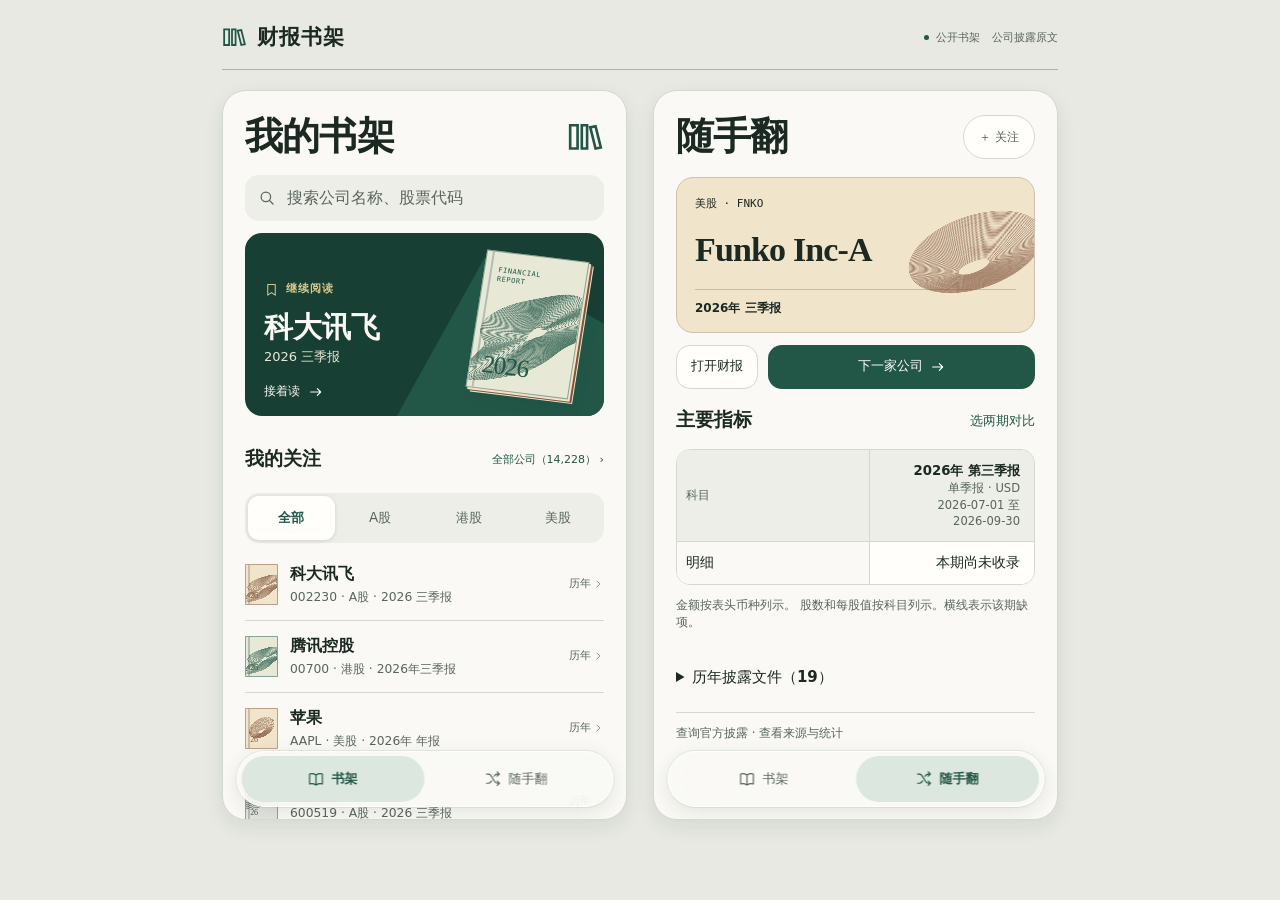
<file: index.html>
<!doctype html>
<html class="shelf-app" lang="zh-CN">
<meta charset="utf-8">
<meta name="viewport" content="width=device-width,initial-scale=1,viewport-fit=cover">
<link rel="manifest" href="manifest.webmanifest"><meta name="apple-mobile-web-app-title" content="财报书架"><meta name="apple-mobile-web-app-capable" content="yes"><title>财报书架</title>
<link rel="icon" href="icon.png"><link rel="apple-touch-icon" href="icon.png">
<meta name="theme-color" content="#204d3f">
<style>
/* A financial reading room. Archive index and printed report folios, in forest ink. */
:root{
 --board:#e7e9e1;--paper:#fbfaf6;--white:#fffefa;--ink:#202c26;--muted:#58645c;--rule:#d5d8cc;--wash:#eeefe7;--green:#204d3f;--deep:#183f33;--light:#e8e8d7;--gold:#d7c78e;--brown:#80543c;--tan:#f0e4cb;--neutral:#4b5353;--grey:#e2e4df;--shadow:#1e332115;--shine:#ffffff69;--sans:"Noto Sans CJK SC","PingFang SC","Microsoft YaHei",sans-serif;--serif:"Songti SC","Noto Serif CJK SC","STSong","SimSun",serif;--latin:Georgia,"Times New Roman",serif;--mono:"IBM Plex Mono","SF Mono",Menlo,monospace;
}
*{box-sizing:border-box}body{margin:0;background:var(--board);color:var(--ink);font:15px/1.45 var(--sans);-webkit-font-smoothing:antialiased}
button,input,a{font:inherit;color:inherit}button{cursor:pointer;border:0;padding:0;background:none}a{text-decoration:none}button:focus-visible,input:focus-visible,a:focus-visible{outline:2px solid var(--green);outline-offset:3px}button:disabled{cursor:default;opacity:.63}
.sheet{max-width:900px;margin:auto;padding:25px 32px 32px}.presentation{height:45px;display:flex;justify-content:space-between;align-items:flex-start;border-bottom:1px solid color-mix(in srgb,var(--muted) 41%,transparent);margin-bottom:20px}
.brand,.edition,.group,.meta,.file-head,.flex,.source,.tabs,.cap,.hero-action,.market,.foot-nav,.nav-button,.topic,.switcher,.read-actions,.section-head,.row,.source-footer,.board-tag{display:flex;align-items:center}
.brand{gap:10px;font-family:var(--serif);font-size:21px;font-weight:bold;letter-spacing:.04em;line-height:1.15}.brand svg{color:var(--green);width:25px;height:25px}.edition{gap:12px;padding-top:5px;font-size:11px;color:var(--muted)}.board-tag{gap:7px}.board-tag:before{content:"";width:5px;height:5px;background:var(--green);border-radius:50%}
.gallery{display:grid;grid-template-columns:repeat(2,minmax(0,1fr));gap:26px}.device{height:730px;background:var(--paper);border:1px solid var(--rule);border-radius:12px;overflow:hidden;display:flex;flex-direction:column;box-shadow:0 7px 20px var(--shadow);position:relative}
.content{flex:1;min-height:0;overflow:auto;scrollbar-width:thin;scrollbar-color:var(--rule) transparent}
.inner{padding:24px 22px 14px}.cap{justify-content:space-between;min-height:37px;margin-bottom:16px}.page-title{margin:0;font:600 34px/1.12 var(--serif);letter-spacing:-.02em}
.mark{color:var(--green);width:37px;height:31px}.icon{width:18px;height:18px;flex-shrink:0;fill:none;stroke:currentColor;stroke-width:1.65;stroke-linecap:round;stroke-linejoin:round}
.search{display:flex;align-items:center;gap:9px;background:var(--wash);border:1px solid var(--rule);padding:0 12px;border-radius:6px;height:42px;margin-bottom:18px;color:var(--muted)}
.search input{width:100%;border:0;background:transparent;font-size:13px;outline:none}.search input::placeholder{color:var(--muted)}.search:focus-within{border-color:var(--green)}.search input:focus-visible{outline:0}
.hero{display:block;position:relative;overflow:hidden;text-align:left;width:100%;height:183px;background:var(--deep);color:var(--paper);border-radius:6px;padding:17px 19px;isolation:isolate}
.hero .capline{display:flex;gap:7px;align-items:center;color:var(--gold);font-size:11px;font-weight:600;letter-spacing:.08em}.capline .icon{width:15px;height:15px}.hero h3{margin:12px 0 3px;font:600 29px/1.25 var(--serif)}.hero p{font-size:13px;margin:0;color:var(--light)}
.hero-action{position:absolute;bottom:15px;left:19px;gap:8px;font-size:12px;font-weight:500}.hero-action .icon{width:16px}
.hero .ghost{position:absolute;right:-10px;bottom:-115px;width:200px;height:240px;background:var(--green);transform:rotate(29deg);z-index:-1;}
.book{position:relative;background:var(--tan);color:var(--brown);isolation:isolate;border:1px solid color-mix(in srgb,currentColor 48%,transparent);overflow:hidden}
.book:before{content:"";position:absolute;left:5%;top:0;bottom:0;width:2px;background:color-mix(in srgb,currentColor 28%,transparent);z-index:1}
.book canvas{position:absolute;inset:0;width:100%;height:100%;opacity:.85;z-index:-1}
.hero .book{width:103px;height:139px;position:absolute;top:22px;right:25px;transform:rotate(9deg) skewY(-2deg);box-shadow:2px 2px 0 var(--tan),4px 3px 0 var(--brown),5px 4px 0 var(--tan),8px 10px 12px var(--shadow)}
.hero .book small,.folio .book small{position:absolute;left:13%;top:10%;font:500 7px/1.35 var(--mono);letter-spacing:.08em}
.year{position:absolute;left:12%;bottom:9%;font:normal 25px/1 var(--latin);letter-spacing:-.04em}.hero .book{background:var(--light);color:var(--green)}
.section-head{justify-content:space-between;margin:22px 0 11px}.section-head h3,.file-head h3{margin:0;font:600 19px/1.3 var(--serif)}.tiny{color:var(--muted);font:11px/1.4 var(--sans)}.tabs{gap:7px;margin-bottom:6px}.chip,.filter-button{font:12px/1.35 var(--sans);padding:5px 12px;border-radius:4px;color:var(--muted);border:1px solid transparent}
.chip[aria-pressed=true]{background:var(--green);color:var(--paper)}.chip:not([aria-pressed=true]):hover,.filter-button:hover{background:var(--wash)}
.row{border-bottom:1px solid var(--rule);gap:11px;min-height:68px}.row:last-child{border:0}.row-main{display:flex;align-items:center;flex:1;min-width:0;gap:12px;text-align:left;min-height:63px}.mini{width:33px;height:41px;flex:none;border-radius:1px}.mini .year{font-size:8px;left:14%;bottom:8%}
.theme-tencent{background:var(--light);color:var(--green)}.theme-apple{background:var(--tan);color:var(--brown)}.theme-maotai{background:var(--grey);color:var(--neutral)}
.row-main strong{font-size:16px;font-weight:600}.meta{gap:5px;color:var(--muted);font-size:10.5px;margin-top:3px;flex-wrap:wrap}.mono{font-family:var(--mono);letter-spacing:.018em}.subtle{color:var(--muted)}.years-link{display:flex;align-items:center;justify-content:flex-end;gap:2px;color:var(--muted);font-size:11px;min-height:44px;white-space:nowrap}.years-link .icon{width:11px}
.foot-nav{background:var(--paper);flex:none;height:60px;border-top:1px solid var(--rule);justify-content:space-around;padding:0 18px}.nav-button{height:48px;gap:7px;color:var(--muted);font-size:13px;justify-content:center;min-width:86px}.nav-button .icon{width:17px}.nav-button.active{font-weight:650;color:var(--green)}.nav-button.active .navglyph{border-bottom:2px solid var(--green)}.navglyph{height:31px;display:flex;gap:7px;align-items:center;border-bottom:2px solid transparent}
.filter-button{display:flex;align-items:center;gap:6px;border-color:var(--rule);background:var(--white);height:33px;padding:4px 10px}.filter-button .icon{width:15px}
.folio{padding:19px 18px 14px;border:1px solid var(--rule);border-radius:6px;background:var(--wash);position:relative;isolation:isolate;overflow:hidden}
.folio.theme-apple{background:var(--tan);color:var(--ink);border-color:color-mix(in srgb,var(--brown) 35%,var(--paper))}.folio.theme-tencent{background:var(--light);color:var(--ink)}.folio.theme-maotai{background:var(--grey);color:var(--ink)}
.folio .market{font:11px/1.3 var(--mono);gap:7px}.market i{display:inline-block;height:9px;width:1px;background:var(--muted)}.folio h2{font:600 34px/1.15 var(--serif);letter-spacing:-.025em;margin:19px 0 1px}.foreign{font:italic 18px/1.3 var(--latin);margin:0;color:var(--brown)}.folio .art{position:absolute;right:-23px;top:2px;width:46%;height:151px;z-index:-1;opacity:.7}.folio .art canvas{height:100%;width:100%}
.folio-line{border-top:1px solid color-mix(in srgb,var(--muted) 30%,transparent);padding-top:10px;margin-top:20px;display:flex;align-items:center;justify-content:space-between;gap:8px;font-size:12px}.folio-line .mono{font-size:10px}
.file-head{justify-content:space-between;margin:22px 0 11px}.source{font-size:11px;color:var(--green);gap:4px;min-height:26px}.source .icon{width:13px;height:13px}
.proof{background:var(--white);border:1px solid var(--rule);border-radius:5px;overflow:hidden;display:block;width:100%;text-align:left}
.proof .preview{background:white;padding:17px 11px 13px;display:flex;align-items:center;justify-content:center;min-height:127px}.proof img{width:100%;display:block;height:auto}.source-footer{border-top:1px solid var(--rule);justify-content:space-between;padding:8px 11px;color:var(--muted);font-size:10.5px}.source-footer .icon{width:14px;height:14px}.read-actions{gap:10px;margin-top:17px}.primary,.secondary{display:flex;align-items:center;justify-content:center;gap:7px;height:43px;border-radius:5px;font-weight:550;font-size:13px}.primary{background:var(--green);color:var(--white);flex:1}.secondary{padding:0 14px;border:1px solid var(--rule);background:var(--white)}.read-actions .icon{height:16px;width:16px}
.reader .inner{min-height:100%;display:flex;flex-direction:column}.reader .read-actions{margin-top:auto;padding-top:18px}
.reader .cap{margin-bottom:18px}.reader .note{padding-top:8px;font-size:10px;color:var(--muted)}.empty{padding:28px 0;color:var(--muted);font-size:13px}
.overlay{position:absolute;inset:0;z-index:5;background:color-mix(in srgb,var(--ink) 22%,transparent);display:flex;align-items:flex-end}.dialog{padding:22px 22px 26px;width:100%;background:var(--paper);border-top:1px solid var(--rule);border-radius:14px 14px 0 0;box-shadow:0 -8px 30px var(--shadow)}.dialog h2{margin:0;font:600 23px/1.3 var(--serif)}.dialog .cap{margin-bottom:10px}.close{width:36px;height:36px;display:grid;place-items:center}.dialog .primary{width:100%;margin-top:20px}
.dialog .tabs{flex-wrap:wrap}.dialog .chip{border-color:var(--rule)}.dialog p{margin:10px 0;color:var(--muted);font-size:12px}.zoom-scroll{overflow:auto;max-height:52vh;border:1px solid var(--rule);background:var(--white)}.dialog .large-img{display:block;width:750px;max-width:none;height:auto}.dialog .archive-choice{padding:15px 0;display:flex;align-items:center;justify-content:space-between;border-top:1px solid var(--rule);width:100%;text-align:left}.count{font:11px var(--mono);color:var(--muted)}
@media(min-width:761px) and (max-width:860px){.sheet{padding:20px}.gallery{gap:16px}.inner{padding-inline:18px}}
@media(max-width:760px){body{background:var(--paper)}.sheet{padding:0;max-width:500px}.presentation{height:30px;margin:0;padding:5px 18px;background:var(--wash);border-bottom:1px solid var(--rule);align-items:center}.brand{font:11px/1.2 var(--sans);gap:6px}.brand svg{width:14px;height:14px}.edition{font-size:10px;padding:0}.board-tag{display:none}.gallery{display:block}.device{height:calc(100vh - 30px);height:calc(100dvh - 30px);min-height:430px;border:0;box-shadow:none;border-radius:0}.device:nth-child(2){display:none}.inner{padding:20px 20px 15px}.foot-nav{height:calc(55px + env(safe-area-inset-bottom));padding-bottom:env(safe-area-inset-bottom)}}
@media(max-width:350px){.inner{padding-inline:15px}.hero .book{width:84px;height:119px;right:16px;top:30px}.row{gap:4px}.row-main{gap:8px}.meta{font-size:10px}.page-title{font-size:30px}.tabs{gap:2px}}
.filing-browse{min-height:0;flex:1;display:flex;flex-direction:column}.filing-tools{display:flex;justify-content:space-between;gap:5px;padding:8px;background:var(--paper)}.filing-browse iframe{border:0;flex:1;width:100%;min-height:0}
.search:focus-within{box-shadow:0 0 0 2px #204d3f16}.search input{min-width:0}.search input::-webkit-search-cancel-button{display:none}
.search-clear{flex:none;width:32px;height:38px;display:grid;place-items:center}.search-clear[hidden]{display:none}.search-clear .icon{width:14px}.row-main:hover strong,.years-link:hover,.source:hover{text-decoration:underline;text-underline-offset:3px}.years-link{min-width:44px}
@media(max-width:760px){.search{height:46px}.search input{font-size:16px}.chip{min-height:40px}.filter-button,.close{min-height:44px}.meta,.source-footer{font-size:12px}.device{min-height:0}.row-main{padding-block:4px}.foot-nav{padding-inline:10px}}
</style>
<link rel="stylesheet" href="reader.css">
<link rel="stylesheet" href="ios.css">
<div class="sheet"><header class="presentation"><div class="brand" id="brand"></div><div class="edition"><span class="board-tag">公开书架</span><span>公司披露原文</span></div></header><main class="gallery" aria-label="财报书架"><section class="device" id="left" aria-label="主视图"></section><section class="device" id="right" aria-label="对照视图"></section></main></div>
<script src="catalog.js"></script>
<script src="art.js"></script>


<script src="numbers.js"></script>


<script src="statements.js"></script>
<script src="reader.js"></script>
<script src="install.js"></script></body></html>
</file>
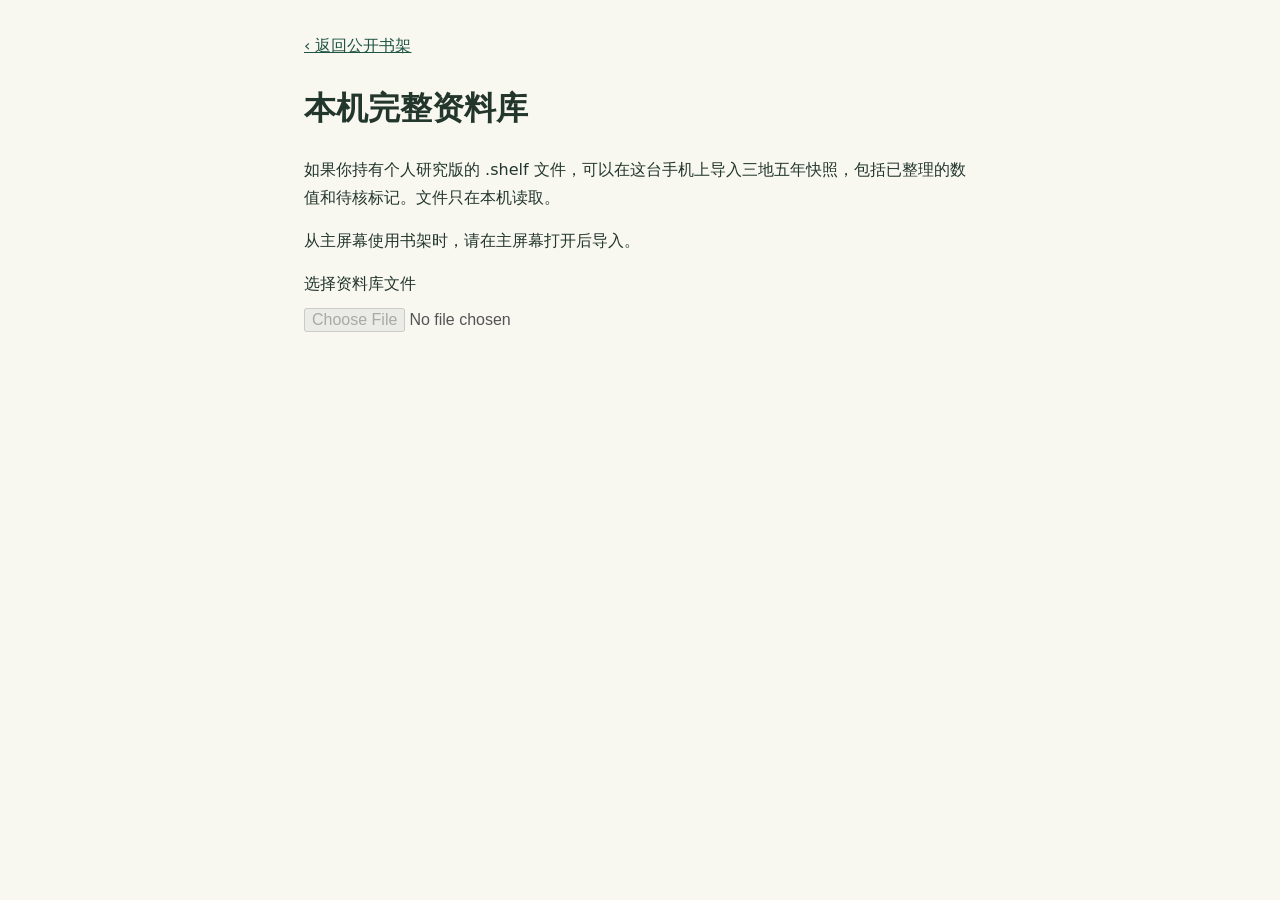
<file: library.html>
<!doctype html><html lang="zh-CN"><meta charset="utf-8"><meta name="viewport" content="width=device-width,initial-scale=1"><meta name="theme-color" content="#204d3f"><title>本机完整资料库 · 财报书架</title><link rel="stylesheet" href="info.css"><main><a href="./">‹ 返回公开书架</a><h1>本机完整资料库</h1><p>如果你持有个人研究版的 .shelf 文件，可以在这台手机上导入三地五年快照，包括已整理的数值和待核标记。文件只在本机读取。</p><p>从主屏幕使用书架时，请在主屏幕打开后导入。</p><p><label>选择资料库文件 <input type="file" id="file" disabled></label></p><p id="message" role="status"></p><a id="open" class="action" href="./personal/index.html" hidden>打开我的完整书架 →</a></main><script src="library.js"></script></html>
</file>
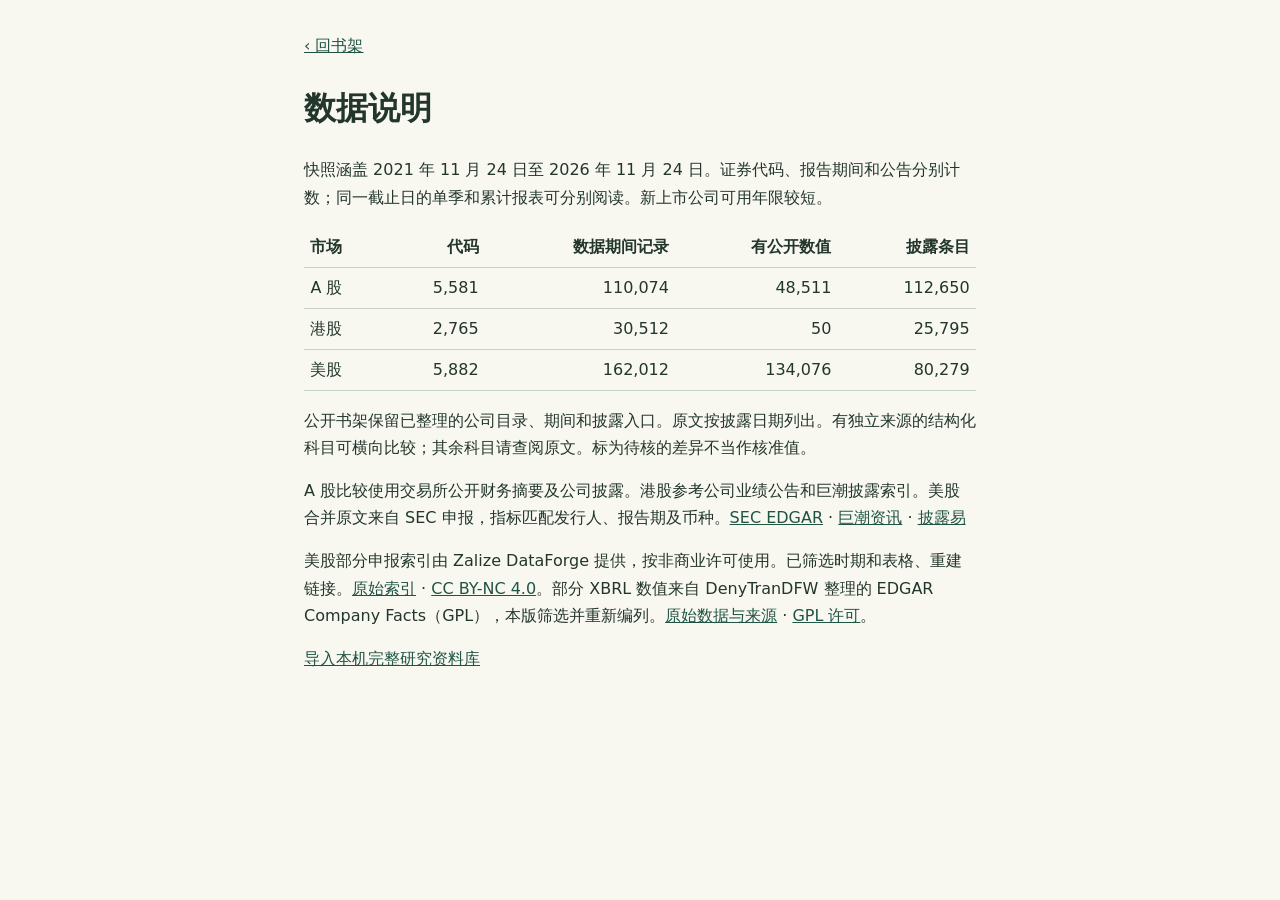
<file: sources.html>
<!doctype html><html lang="zh-CN"><meta charset="utf-8"><meta name="viewport" content="width=device-width,initial-scale=1"><title>数据说明 · 财报书架</title><link rel="stylesheet" href="info.css"><main><a href="./">‹ 回书架</a><h1>数据说明</h1><p>快照涵盖 2021 年 11 月 24 日至 2026 年 11 月 24 日。证券代码、报告期间和公告分别计数；同一截止日的单季和累计报表可分别阅读。新上市公司可用年限较短。</p><table id="counts"></table><p>公开书架保留已整理的公司目录、期间和披露入口。原文按披露日期列出。有独立来源的结构化科目可横向比较；其余科目请查阅原文。标为待核的差异不当作核准值。</p><p>A 股比较使用交易所公开财务摘要及公司披露。港股参考公司业绩公告和巨潮披露索引。美股合并原文来自 SEC 申报，指标匹配发行人、报告期及币种。<a href="https://www.sec.gov/edgar/search/">SEC EDGAR</a> · <a href="https://www.cninfo.com.cn/">巨潮资讯</a> · <a href="https://www.hkexnews.hk/">披露易</a></p><p>美股部分申报索引由 Zalize DataForge 提供，按非商业许可使用。已筛选时期和表格、重建链接。<a href="https://huggingface.co/datasets/zalizedata/us-public-company-financials-dataset">原始索引</a> · <a href="https://creativecommons.org/licenses/by-nc/4.0/">CC BY-NC 4.0</a>。部分 XBRL 数值来自 DenyTranDFW 整理的 EDGAR Company Facts（GPL），本版筛选并重新编列。<a href="https://huggingface.co/datasets/DenyTranDFW/edgar_xbrl_companyfacts">原始数据与来源</a> · <a href="GPL.txt">GPL 许可</a>。</p><p><a href="library.html">导入本机完整研究资料库</a></p></main><script src="catalog.js"></script><script>
const {companies,coverage}=window.shelfCatalog;
document.querySelector('#counts').innerHTML='<tr><th>市场</th><th>代码</th><th>数据期间记录</th><th>有公开数值</th><th>披露条目</th></tr>'+Object.entries(coverage).map(([m,n])=>'<tr><td>'+({A:'A 股',HK:'港股',US:'美股'})[m]+'</td>'+[Object.values(companies).filter(c=>c.m===m).length,n.records,n.periodsWithNumbers,n.documents].map(v=>'<td>'+v.toLocaleString('zh-CN')+'</td>').join('')+'</tr>').join('');
</script></html>
</file>
<file: reader.css>
html { -webkit-text-size-adjust: 100%; }
select { max-width:100%; color:var(--ink); background:var(--white); font:inherit; border:1px solid var(--rule); border-radius:5px; padding:8px; min-height:42px; }
.periods { display:grid; grid-template-columns:repeat(2,minmax(0,1fr)); gap:8px; }
.periods label { display:grid; gap:4px; color:var(--muted); font-size:12px; }
.figures { max-width:100%; overflow:auto; margin:12px 0; }
.figures table { width:100%; border-collapse:separate; border-spacing:0; font-size:13px; font-variant-numeric:tabular-nums; }
.figures th,.figures td { padding:11px 7px; border-bottom:1px solid var(--rule); text-align:right; white-space:nowrap; }
.figures thead th { color:var(--muted); font-size:11px; font-weight:500; }
.figures th:first-child { max-width:10em; white-space:normal; overflow-wrap:anywhere; min-width:5em; position:sticky; left:0; background:var(--paper); text-align:left; font-weight:500; }
.details { padding:12px 0; border-bottom:1px solid var(--rule); }
.details a,.external-link { color:var(--green); text-decoration:underline; text-underline-offset:3px; }
.doc { display:block; border-bottom:1px solid var(--rule); padding:12px 0; }
.info { font-size:12px; color:var(--muted); overflow-wrap:anywhere; }
.search { margin-bottom:12px; }.results-more { min-height:44px; color:var(--green); width:100%; }
.reader .folio { flex-shrink:0; }.folio h2 { overflow-wrap:anywhere; max-width:85%; }.folio .foreign {overflow:hidden;text-overflow:ellipsis;white-space:nowrap;max-width:85%}
.row-main>span:last-child {min-width:0;overflow-wrap:anywhere}.reader .read-actions {margin-top:12px;}
@media(max-width:760px){.presentation{height:calc(30px + env(safe-area-inset-top));padding-top:calc(5px + env(safe-area-inset-top))}.device{height:calc(100dvh - 30px - env(safe-area-inset-top));min-height:0}}

.report-header {padding-bottom:14px;border-bottom:1px solid var(--rule);margin-bottom:14px}
.reader .report-header .cap {margin-bottom:8px}
.report-header .page-title {overflow-wrap:anywhere}
.report-header .meta {margin:5px 0 0}
.report-back {display:inline-flex;align-items:center;gap:4px;min-height:44px;color:var(--green)}
.report-back .icon {width:16px}
.report-nav {display:grid;grid-template-columns:repeat(4,minmax(0,1fr));padding-inline:4px}
.report-nav .nav-button {min-width:0;height:100%;padding:0}
.report-nav .navglyph {height:auto;min-height:42px;flex-direction:column;justify-content:center;gap:3px;font-size:12px;white-space:nowrap}
.report-nav .icon {width:18px;height:18px}
.statement-title {font:600 22px/1.35 var(--serif);margin:0 0 14px}

.gallery.reading {grid-template-columns:minmax(0,1fr);max-width:60rem;margin-inline:auto}
.gallery.reading .device:not(.company-pane) {display:none}
.gallery.reading .company-pane {display:flex}

.shelf-app .figures .line-group>*,.shelf-app .figures .line-group th:first-child {background:var(--wash);color:var(--green);font-weight:650}
.shelf-app .figures .line-total>*,.shelf-app .figures .line-total th:first-child {font-weight:650}
.shelf-app .figures .line-detail th:first-child {padding-inline-start:1rem;color:var(--muted)}
</file>
<file: ios.css>
/* Reading surfaces stay opaque; only navigation floats above the page. */
:root {
  color-scheme: light dark;
  --sans: -apple-system, BlinkMacSystemFont, "PingFang SC", system-ui, sans-serif;
  --paper: #faf9f5; --board: #e7e9e2; --ink: #1c2822; --muted: #59655e;
  --green: #225747; --wash: #eceee7; --white: #fffefa; --rule: #d4d9cf;
  --glass: rgba(250,250,246,.85); --rim: rgba(255,255,255,.85);
  --selection: #dce8df; --tint: #e9eee7; --nav-shadow: 0 5px 20px #1f35211a,0 0 0 1px #273b2c15;
}
body {font-family:var(--sans)}
button,select,summary {touch-action:manipulation}
button,select,summary,a { -webkit-tap-highlight-color:transparent }
button {transition:background-color .18s,color .18s,transform .16s ease-out}
button:active:not(:disabled) {transform:scale(.975)}
:focus-visible {outline:2px solid var(--green);outline-offset:-2px}
.shelf-app .device {border-radius:24px}
.shelf-app .content {overscroll-behavior-y:contain;scroll-padding-bottom:6rem}
.shelf-app .inner {padding-bottom:calc(6.3rem + env(safe-area-inset-bottom))}
.shelf-app .page-title {font-size:clamp(1.9rem,5vw,2.35rem);line-height:1.16}
.shelf-app .meta {font-size:.77rem}
.shelf-app .hero,.shelf-app .folio,.sample-page .cover {border-radius:17px}
.shelf-app .hero,.sample-page .cover {color:#faf9f5}
.shelf-app .search {min-height:46px;background:var(--wash);border:1px solid transparent;border-radius:14px}
.shelf-app .search input {font-size:1rem;color:var(--ink)}
.shelf-app .search:focus-within {border-color:var(--green)}
.shelf-app .tabs,.sample-page .modes {background:var(--wash);border-radius:14px;padding:3px;gap:2px}
.shelf-app .chip {flex:1;min-height:44px;border-radius:11px;font-size:.84rem}
.shelf-app .chip[aria-pressed=true],.sample-page .modes button[aria-pressed=true] {background:var(--white);color:var(--green);font-weight:650;box-shadow:0 1px 4px #17271a20}
.shelf-app .row {min-height:72px}
.shelf-app .filter-button,.shelf-app .primary,.shelf-app .secondary,.shelf-app .periods select {border-radius:14px;min-height:44px}
.shelf-app .filter-button {border-radius:100px;padding-inline:15px}
.shelf-app .primary {color:#fff;background:#225747}
.shelf-app .report-back,.shelf-app .source,.shelf-app .details summary {min-height:44px}
.shelf-app .file-head {margin:10px 0 4px;gap:8px}
.shelf-app .file-head .source {font-size:.8rem}
.shelf-app .details summary {align-content:center;cursor:pointer;font-weight:550}
.shelf-app .read-actions {padding-top:0}
.shelf-app .periods {margin:6px 0 12px}
.shelf-app .periods select {width:100%;font:inherit;font-size:1rem}
.shelf-app .figures {margin:6px 0 10px;background:var(--white);border:1px solid var(--rule);border-radius:14px;overscroll-behavior-x:contain}
.shelf-app .figures table {font-size:.85rem}
.shelf-app .statement-grid {table-layout:fixed;min-width:100%}
.shelf-app .figures th,.shelf-app .figures td {padding:11px 9px}
.shelf-app .figures tbody tr:last-child>* {border-bottom:0}
.shelf-app .figures thead th {background:var(--wash);color:var(--muted);font-size:.72rem}
.shelf-app .figures thead b {color:var(--ink);font-size:.83rem}
.shelf-app .figures th:first-child {background:var(--paper);box-shadow:1px 0 var(--rule);z-index:1}
.shelf-app .figures thead th:first-child {background:var(--wash)}
.column-status {display:block;color:var(--muted)}
.column-status .source {margin-left:auto}
.shelf-app .foot-nav {
  display:grid;grid-template-columns:repeat(var(--count),minmax(0,1fr));isolation:isolate;
  position:absolute;z-index:3;bottom:max(12px,env(safe-area-inset-bottom));left:50%;transform:translateX(-50%);
  width:calc(100% - 26px);max-width:32rem;height:auto;min-height:56px;margin:0;padding:4px;
  border:1px solid var(--rim);border-radius:32px;background:var(--paper);box-shadow:var(--nav-shadow);
}
.shelf-app .foot-nav::before {
  content:"";position:absolute;inset-block:4px;left:4px;width:calc((100% - 8px) / var(--count));
  background:var(--selection);border-radius:28px;z-index:-1;transform:translateX(calc(100% * var(--active)));
  transition:transform .29s cubic-bezier(.22,.82,.24,1);
}
.shelf-app .nav-button {min-height:46px;height:auto;min-width:0;padding:2px;line-height:1.2}
.shelf-app .navglyph,.shelf-app .nav-button.active .navglyph {height:auto;border:0}
.shelf-app .report-nav .navglyph {min-height:42px;gap:3px;font-size:.73rem}
.shelf-app .nav-button.active {color:var(--green)}
.sample-page footer {border:0;border-radius:30px;margin:4px 12px max(8px,env(safe-area-inset-bottom));padding:3px 6px;box-shadow:var(--nav-shadow)}
.sample-page footer .tabs button {border-radius:24px;min-height:46px}
.sample-page footer .tabs button[aria-pressed=true] {background:var(--selection)}
.sample-page footer .tabs .tab-face {color:inherit;background:transparent}
.sample-page .modes button,.sample-page .paging button,.sample-page .period-trigger,.sample-page .contents-trigger,.sample-page .dialog-head button {min-height:44px;min-width:44px}
.sample-page dialog {border-radius:24px 24px 0 0}
.source-page body {background:var(--paper);color:var(--ink);padding-top:max(2rem,env(safe-area-inset-top));padding-bottom:max(2rem,env(safe-area-inset-bottom))}
.source-page a,.source-page small {color:var(--green)}
.source-page body>a:first-child {display:inline-flex;align-items:center;min-height:44px;text-decoration:none}
@supports ((-webkit-backdrop-filter:blur(1px)) or (backdrop-filter:blur(1px))) {
  .shelf-app .foot-nav,.sample-page footer {background:var(--glass);-webkit-backdrop-filter:blur(20px) saturate(1.25);backdrop-filter:blur(20px) saturate(1.25)}
}
@media(max-width:760px){
  .shelf-app .device {border-radius:0}
  .shelf-app .sheet {max-width:100%;padding-inline:env(safe-area-inset-left) env(safe-area-inset-right)}
}
@media(prefers-color-scheme:dark){
  :root {--paper:#19231e;--board:#111914;--white:#202d25;--wash:#28362e;--ink:#eef2e9;--muted:#b1beb3;--green:#a3d7b9;--rule:#3d4c41;--glass:rgba(35,48,40,.85);--rim:#526257;--selection:#354e40;--tint:#293b30;--nav-shadow:0 5px 20px #0004}
  .shelf-app .hero .ghost {background:#264f42}
  .shelf-app .hero .book,.shelf-app .book.theme-tencent {color:#254f40}
  .shelf-app .folio.theme-apple,.shelf-app .folio.theme-maotai,.shelf-app .folio.theme-tencent {color:#26342b}
  .source-page td,.source-page th {border-color:var(--rule)}
}
@media(prefers-reduced-transparency:reduce),(prefers-contrast:more){
  .shelf-app .foot-nav,.sample-page footer {background:var(--paper);backdrop-filter:none;-webkit-backdrop-filter:none;border:1px solid var(--muted)}
}
@media(prefers-reduced-motion:reduce){
  *,*::before,*::after {animation:none!important;transition:none!important;scroll-behavior:auto!important}
  button:active:not(:disabled) {transform:none}
}
.shelf-app .pair-grid td {white-space:normal;overflow-wrap:anywhere}
.shelf-app .pair-grid thead th {white-space:normal}
@media(max-width:380px){
  .shelf-app .pair-grid td,.shelf-app .pair-grid th {padding-inline:5px}
  .shelf-app .pair-grid td {font-size:.79rem}
}

/* Report hierarchy: section bands, ruled subtotals, highlighted results and indented components. */
:root {
  --report-section:color-mix(in srgb,var(--green) 7%,var(--paper));
  --report-result:color-mix(in srgb,var(--green) 12%,var(--paper));
  --report-subtotal:color-mix(in srgb,var(--ink) 4%,var(--paper));
}
.shelf-app .figures .line-group>*,.shelf-app .figures .line-group th:first-child,
.sample-page .matrix tr.group>* {
  background:var(--report-section);color:var(--green);font-weight:700;
  padding-block:9px;border-top:5px solid var(--white);border-bottom:0;
}
.shelf-app .figures .line-group th:first-child {box-shadow:none}
.shelf-app .figures .line-total>*,.shelf-app .figures .line-total th:first-child,
.sample-page .matrix tr.total>* {
  background:var(--report-subtotal);color:var(--ink);font-weight:650;
  border-top:1px solid var(--rule);
}
.shelf-app .figures .line-key>*,.shelf-app .figures .line-key th:first-child,
.sample-page .matrix tr.key>* {
  background:var(--report-result);color:var(--green);font-weight:700;
  border-top:1px solid color-mix(in srgb,var(--green) 36%,var(--paper));
}
.shelf-app .figures .line-key th:first-child,.sample-page .matrix tr.key th:first-child {
  border-inline-start:3px solid var(--green);padding-inline-start:7px;
}
.shelf-app .figures .line-detail th:first-child {padding-inline-start:1.45rem;color:var(--muted);font-weight:400}

.shelf-app .period-source {display:inline-block;padding:6px 0;color:var(--green);text-decoration:underline;text-underline-offset:3px}
@media(max-width:760px){
 .shelf-app .statement-grid:not(.pair-grid){width:var(--phone-width)!important}
 .shelf-app .statement-grid:not(.pair-grid) col:first-child{width:var(--phone-label)!important}
 .shelf-app .figures thead th{white-space:normal;overflow-wrap:anywhere}
 .shelf-app .figures th,.shelf-app .figures td{padding-inline:5px}
}

.issuer-original{margin:8px 0;padding:8px;border:1px solid var(--rule);border-radius:12px}
.issuer-original select,.issuer-original button{font-size:.85rem}
.issuer-original output{display:block;font-size:.8rem;color:var(--muted)}
.issuer-original canvas{width:100%;height:auto}
.pdf-controls button{padding:8px 12px;color:var(--green)}
</file>
<file: info.css>
:root{color-scheme:light}body{margin:0;background:#f8f8f1;color:#23362c;font:16px/1.7 system-ui,sans-serif}main{max-width:42rem;margin:auto;padding:2rem 1.25rem}h1,h2{font-family:Georgia,serif}a{color:#205444}input{display:block;margin:.7rem 0;font-size:16px}.action{display:inline-block;background:#204d3f;color:white;border-radius:.6rem;padding:.65rem 1rem;text-decoration:none}[hidden]{display:none}table{border-collapse:collapse;width:100%;font-variant-numeric:tabular-nums}td,th{text-align:right;padding:.4rem;border-bottom:1px solid #c8d1c5}td:first-child,th:first-child{text-align:left}
</file>
